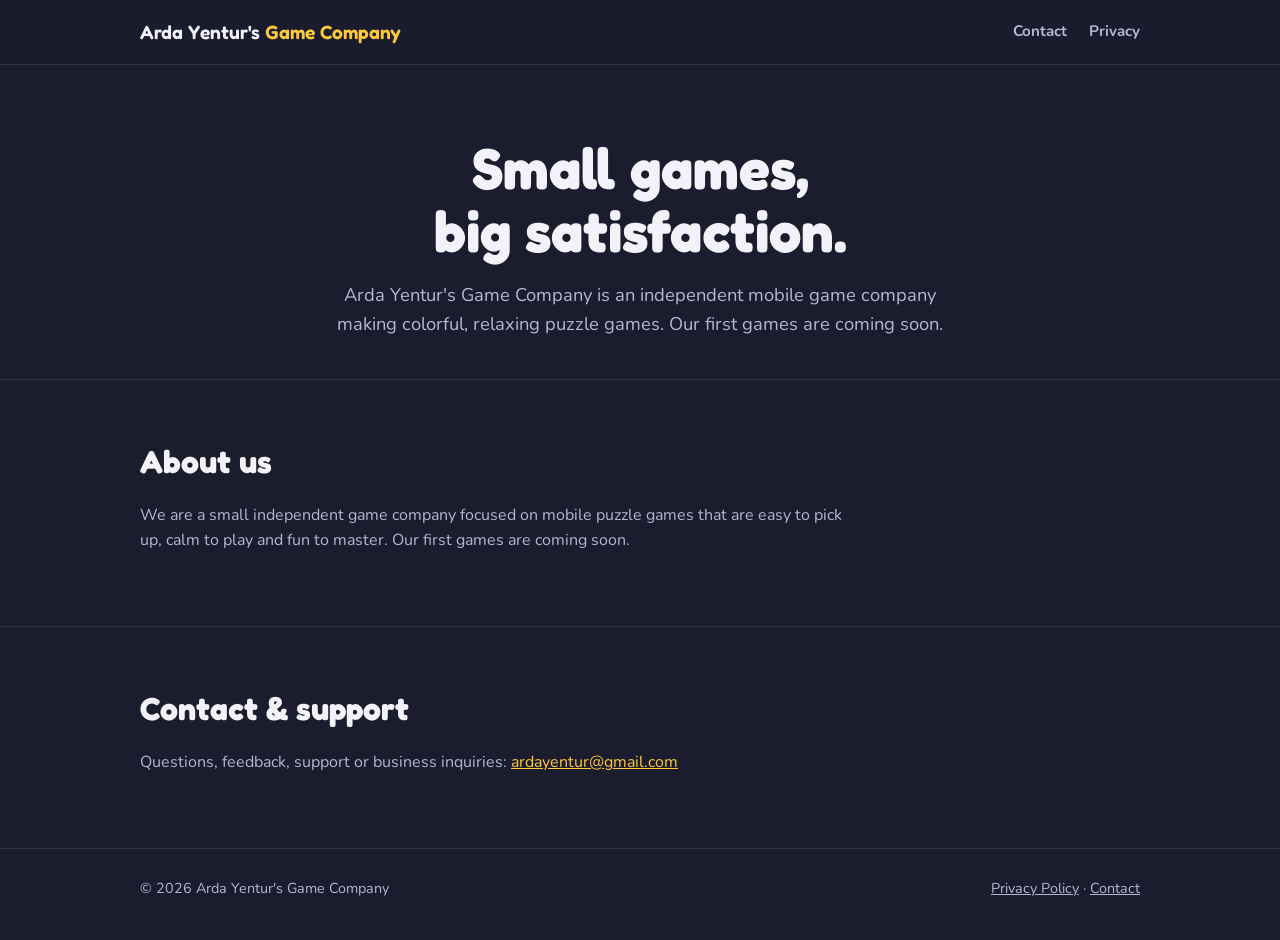
<file: index.html>
<!doctype html>
<html lang="en">
<head>
  <meta charset="utf-8">
  <meta name="viewport" content="width=device-width, initial-scale=1">
  <title>Arda Yentur's Game Company</title>
  <meta name="description" content="Arda Yentur's Game Company is an independent mobile game company. Relaxing mobile puzzle games, coming soon.">
  <link rel="preconnect" href="https://fonts.googleapis.com">
  <link rel="preconnect" href="https://fonts.gstatic.com" crossorigin>
  <link href="https://fonts.googleapis.com/css2?family=Fredoka:wght@500;600&family=Nunito:wght@400;700;800&display=swap" rel="stylesheet">
  <link rel="stylesheet" href="style.css">
</head>
<body>
  <header class="top">
    <div class="wrap">
      <a class="brand" href="./">Arda Yentur's <span>Game Company</span></a>
      <nav>
                <a href="#contact">Contact</a>
        <a href="privacy.html">Privacy</a>
      </nav>
    </div>
  </header>

  <main>
    <div class="hero wrap">
      <h1>Small games,<br>big satisfaction.</h1>
      <p>Arda Yentur's Game Company is an independent mobile game company making colorful, relaxing puzzle games. Our first games are coming soon.</p>
    </div>

    <section class="about">
      <div class="wrap">
        <h2>About us</h2>
        <p>We are a small independent game company focused on mobile puzzle games that are easy to pick up, calm to play and fun to master. Our first games are coming soon.</p>
      </div>
    </section>

    <section class="contact" id="contact">
      <div class="wrap">
        <h2>Contact &amp; support</h2>
        <p>Questions, feedback, support or business inquiries: <a href="mailto:ardayentur@gmail.com">ardayentur@gmail.com</a></p>
      </div>
    </section>
  </main>

  <footer>
    <div class="wrap">
      <span>© 2026 Arda Yentur's Game Company</span>
      <span><a href="privacy.html">Privacy Policy</a> · <a href="mailto:ardayentur@gmail.com">Contact</a></span>
    </div>
  </footer>
</body>
</html>
</file>
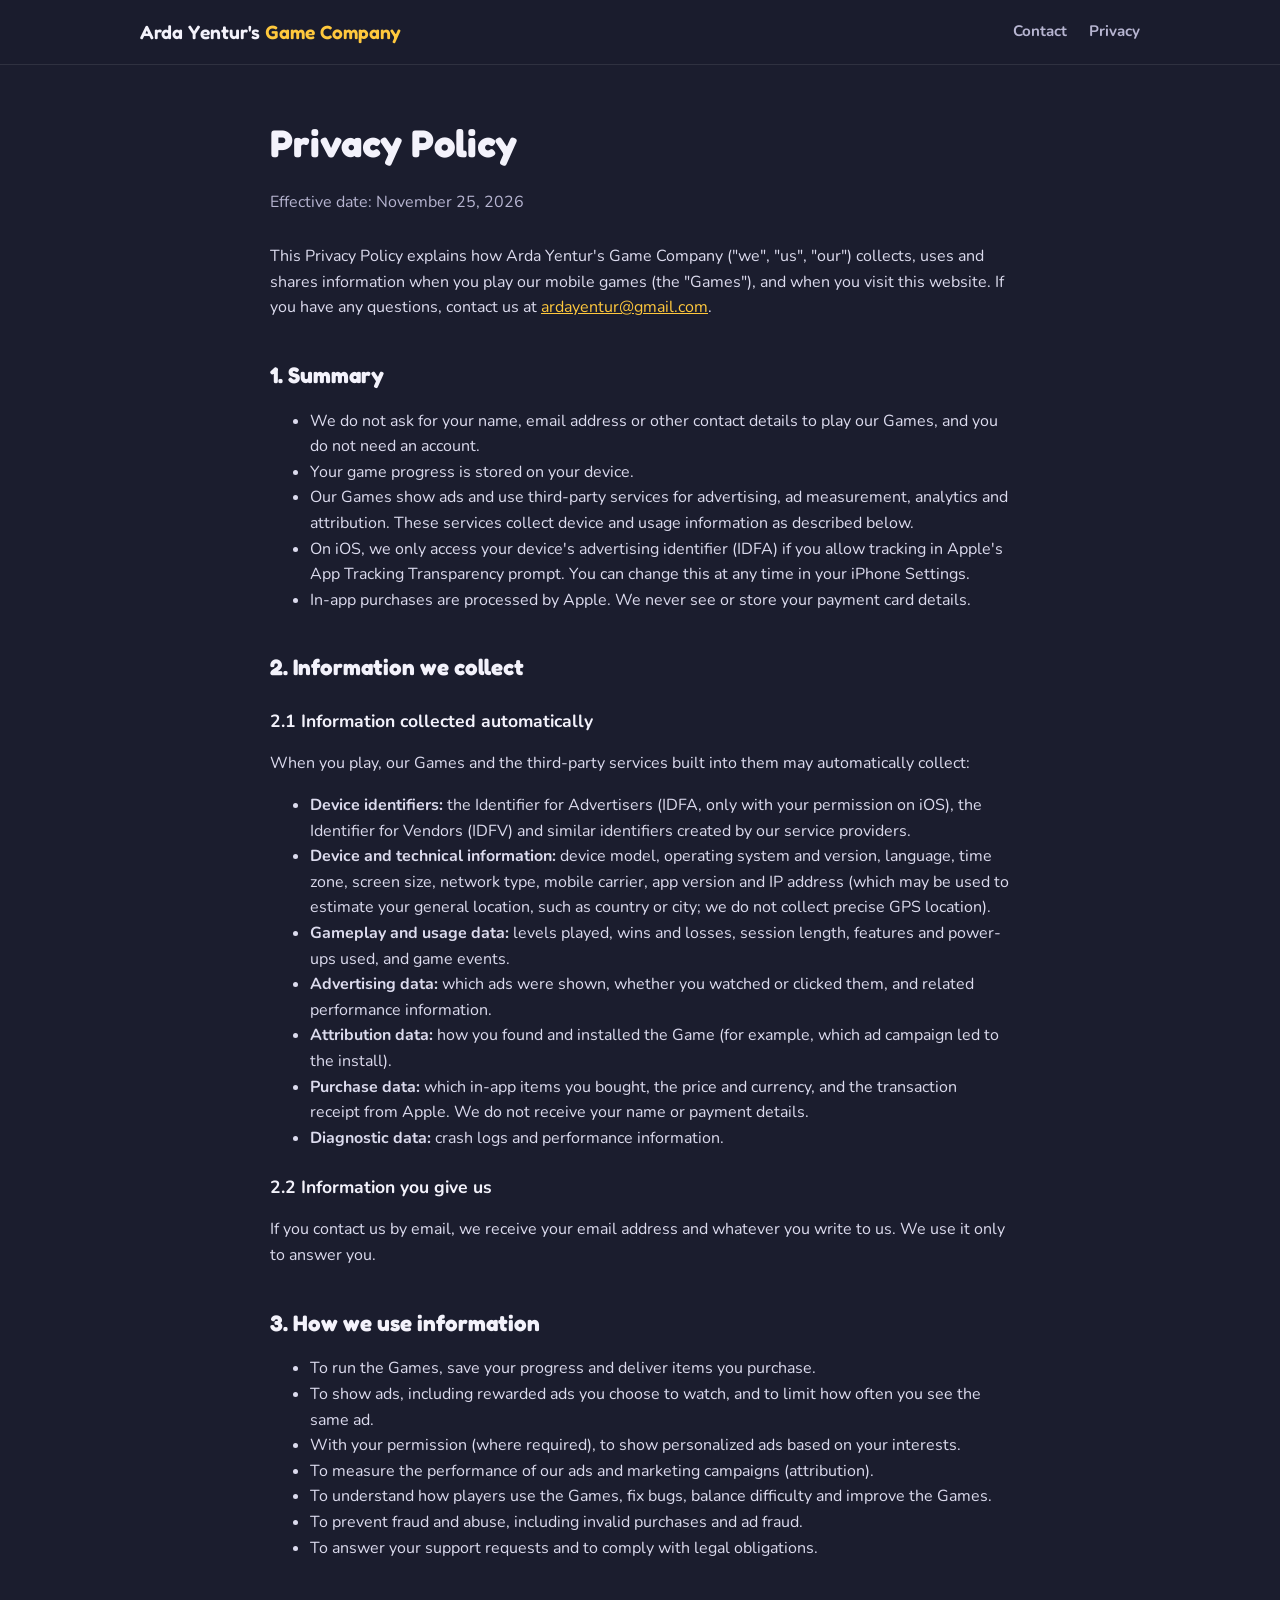
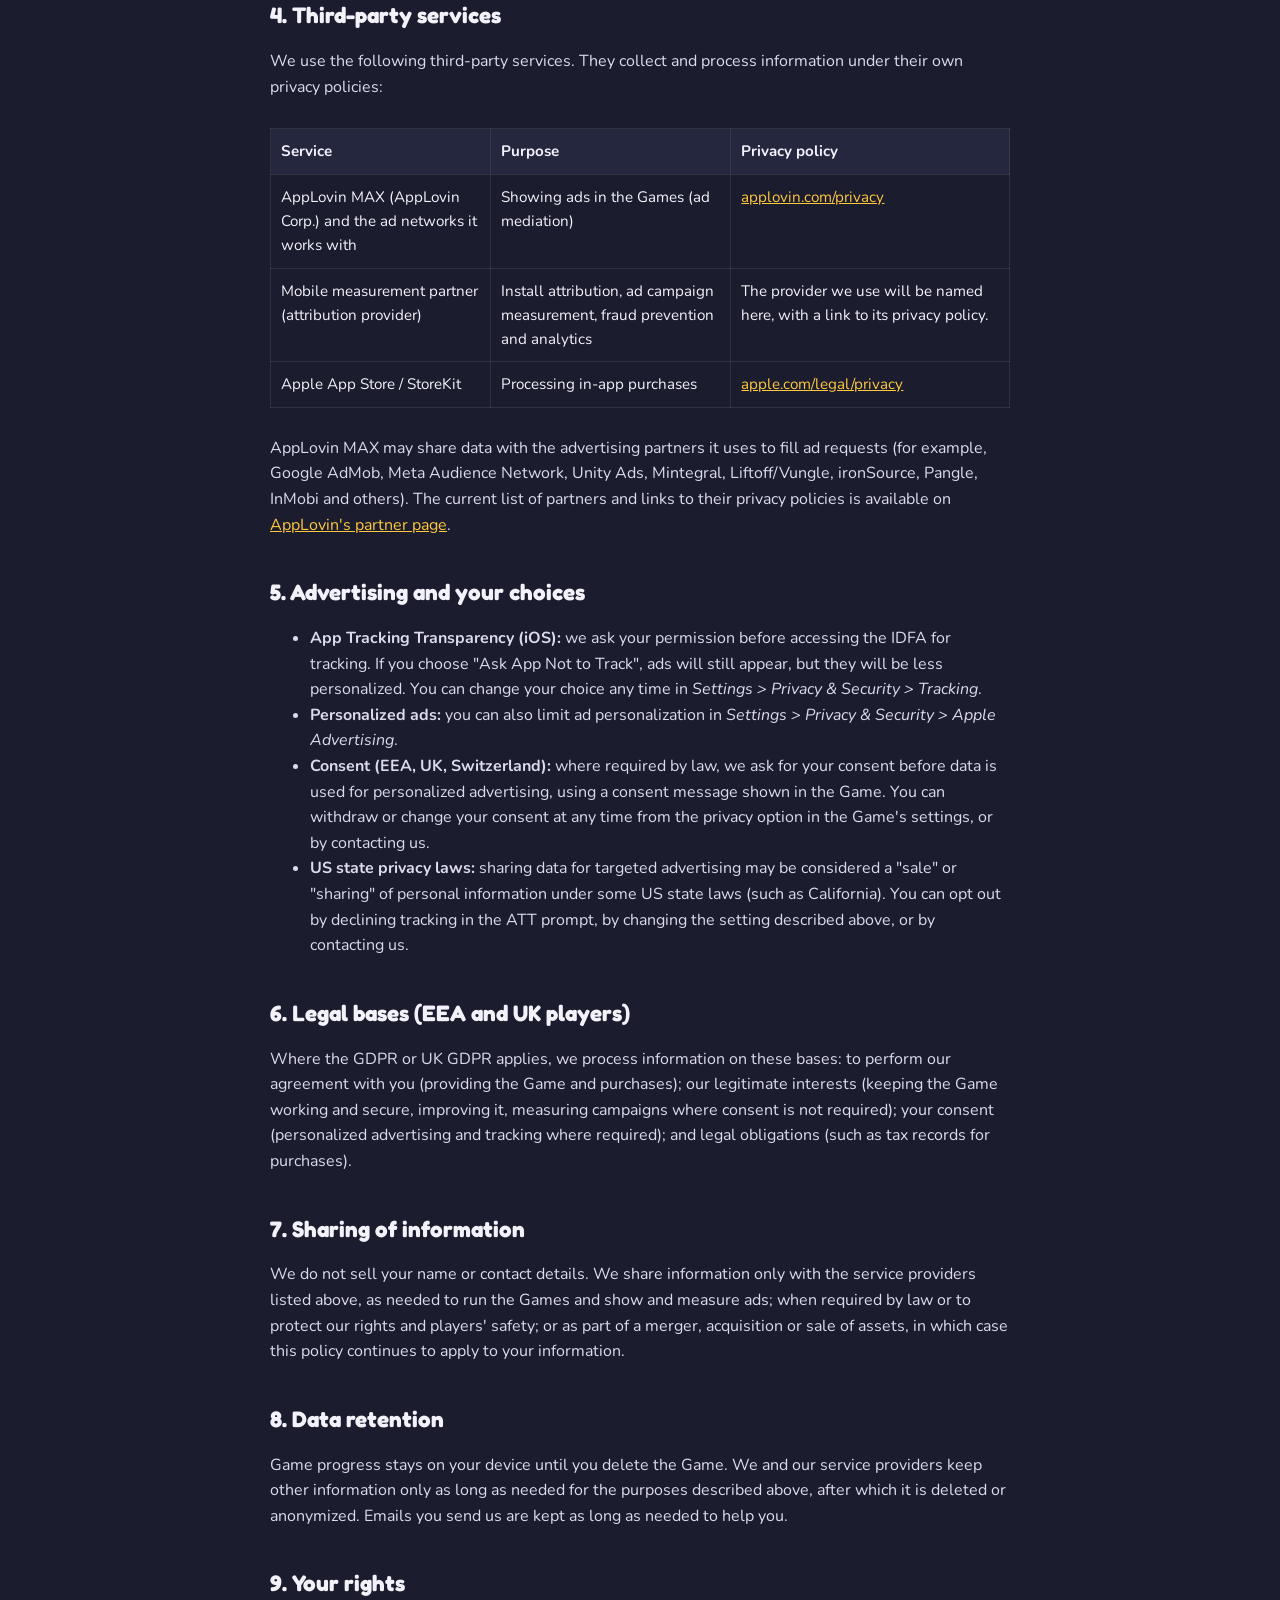
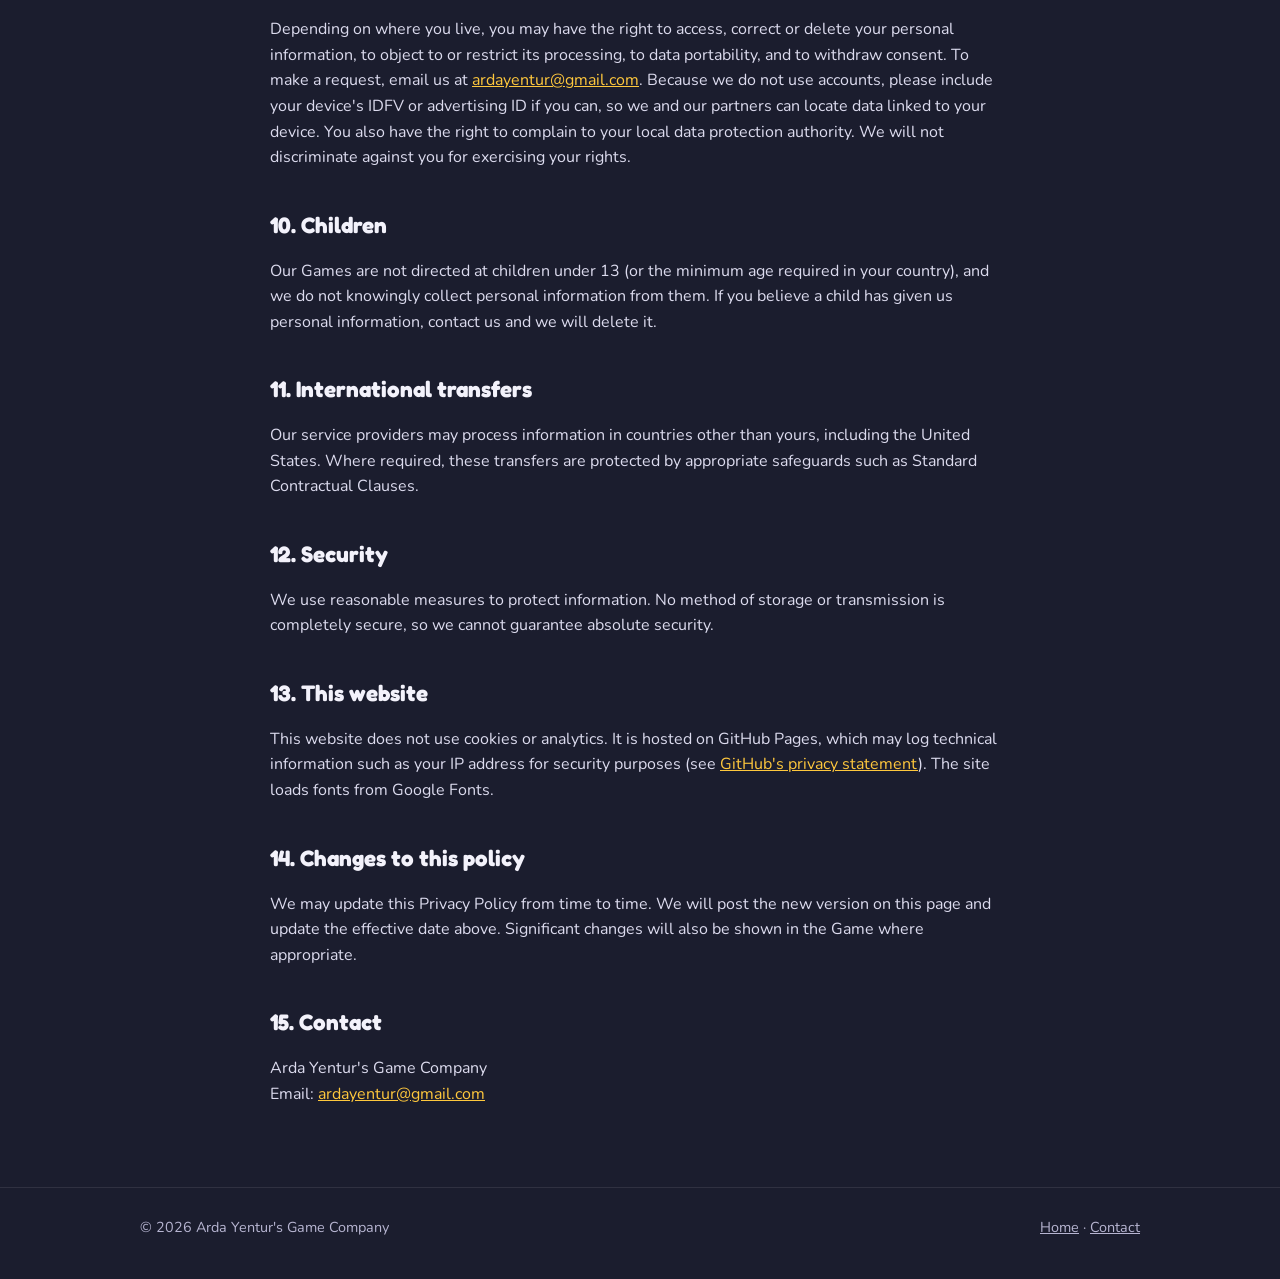
<file: privacy.html>
<!doctype html>
<html lang="en">
<head>
  <meta charset="utf-8">
  <meta name="viewport" content="width=device-width, initial-scale=1">
  <title>Privacy Policy · Arda Yentur's Game Company</title>
  <meta name="description" content="Privacy Policy for Arda Yentur's Game Company and its games.">
  <link rel="preconnect" href="https://fonts.googleapis.com">
  <link rel="preconnect" href="https://fonts.gstatic.com" crossorigin>
  <link href="https://fonts.googleapis.com/css2?family=Fredoka:wght@500;600&family=Nunito:wght@400;700;800&display=swap" rel="stylesheet">
  <link rel="stylesheet" href="style.css">
</head>
<body>
  <header class="top">
    <div class="wrap">
      <a class="brand" href="./">Arda Yentur's <span>Game Company</span></a>
      <nav>
                <a href="./#contact">Contact</a>
        <a href="privacy.html">Privacy</a>
      </nav>
    </div>
  </header>

  <main class="legal">
    <div class="wrap">
      <h1>Privacy Policy</h1>
      <p class="meta">Effective date: November 25, 2026</p>

      <p>This Privacy Policy explains how Arda Yentur's Game Company ("we", "us", "our") collects, uses and shares information when you play our mobile games (the "Games"), and when you visit this website. If you have any questions, contact us at <a href="mailto:ardayentur@gmail.com">ardayentur@gmail.com</a>.</p>

      <h2>1. Summary</h2>
      <ul>
        <li>We do not ask for your name, email address or other contact details to play our Games, and you do not need an account.</li>
        <li>Your game progress is stored on your device.</li>
        <li>Our Games show ads and use third-party services for advertising, ad measurement, analytics and attribution. These services collect device and usage information as described below.</li>
        <li>On iOS, we only access your device's advertising identifier (IDFA) if you allow tracking in Apple's App Tracking Transparency prompt. You can change this at any time in your iPhone Settings.</li>
        <li>In-app purchases are processed by Apple. We never see or store your payment card details.</li>
      </ul>

      <h2>2. Information we collect</h2>
      <h3>2.1 Information collected automatically</h3>
      <p>When you play, our Games and the third-party services built into them may automatically collect:</p>
      <ul>
        <li><strong>Device identifiers:</strong> the Identifier for Advertisers (IDFA, only with your permission on iOS), the Identifier for Vendors (IDFV) and similar identifiers created by our service providers.</li>
        <li><strong>Device and technical information:</strong> device model, operating system and version, language, time zone, screen size, network type, mobile carrier, app version and IP address (which may be used to estimate your general location, such as country or city; we do not collect precise GPS location).</li>
        <li><strong>Gameplay and usage data:</strong> levels played, wins and losses, session length, features and power-ups used, and game events.</li>
        <li><strong>Advertising data:</strong> which ads were shown, whether you watched or clicked them, and related performance information.</li>
        <li><strong>Attribution data:</strong> how you found and installed the Game (for example, which ad campaign led to the install).</li>
        <li><strong>Purchase data:</strong> which in-app items you bought, the price and currency, and the transaction receipt from Apple. We do not receive your name or payment details.</li>
        <li><strong>Diagnostic data:</strong> crash logs and performance information.</li>
      </ul>
      <h3>2.2 Information you give us</h3>
      <p>If you contact us by email, we receive your email address and whatever you write to us. We use it only to answer you.</p>

      <h2>3. How we use information</h2>
      <ul>
        <li>To run the Games, save your progress and deliver items you purchase.</li>
        <li>To show ads, including rewarded ads you choose to watch, and to limit how often you see the same ad.</li>
        <li>With your permission (where required), to show personalized ads based on your interests.</li>
        <li>To measure the performance of our ads and marketing campaigns (attribution).</li>
        <li>To understand how players use the Games, fix bugs, balance difficulty and improve the Games.</li>
        <li>To prevent fraud and abuse, including invalid purchases and ad fraud.</li>
        <li>To answer your support requests and to comply with legal obligations.</li>
      </ul>

      <h2>4. Third-party services</h2>
      <p>We use the following third-party services. They collect and process information under their own privacy policies:</p>
      <div class="table-scroll">
      <table>
        <tr><th>Service</th><th>Purpose</th><th>Privacy policy</th></tr>
        <tr><td>AppLovin MAX (AppLovin Corp.) and the ad networks it works with</td><td>Showing ads in the Games (ad mediation)</td><td><a href="https://www.applovin.com/privacy/">applovin.com/privacy</a></td></tr>
        <tr><td>Mobile measurement partner (attribution provider)</td><td>Install attribution, ad campaign measurement, fraud prevention and analytics</td><td>The provider we use will be named here, with a link to its privacy policy.</td></tr>
        <tr><td>Apple App Store / StoreKit</td><td>Processing in-app purchases</td><td><a href="https://www.apple.com/legal/privacy/">apple.com/legal/privacy</a></td></tr>
      </table>
      </div>
      <p>AppLovin MAX may share data with the advertising partners it uses to fill ad requests (for example, Google AdMob, Meta Audience Network, Unity Ads, Mintegral, Liftoff/Vungle, ironSource, Pangle, InMobi and others). The current list of partners and links to their privacy policies is available on <a href="https://www.applovin.com/partners/">AppLovin's partner page</a>.</p>

      <h2>5. Advertising and your choices</h2>
      <ul>
        <li><strong>App Tracking Transparency (iOS):</strong> we ask your permission before accessing the IDFA for tracking. If you choose "Ask App Not to Track", ads will still appear, but they will be less personalized. You can change your choice any time in <em>Settings &gt; Privacy &amp; Security &gt; Tracking</em>.</li>
        <li><strong>Personalized ads:</strong> you can also limit ad personalization in <em>Settings &gt; Privacy &amp; Security &gt; Apple Advertising</em>.</li>
        <li><strong>Consent (EEA, UK, Switzerland):</strong> where required by law, we ask for your consent before data is used for personalized advertising, using a consent message shown in the Game. You can withdraw or change your consent at any time from the privacy option in the Game's settings, or by contacting us.</li>
        <li><strong>US state privacy laws:</strong> sharing data for targeted advertising may be considered a "sale" or "sharing" of personal information under some US state laws (such as California). You can opt out by declining tracking in the ATT prompt, by changing the setting described above, or by contacting us.</li>
      </ul>

      <h2>6. Legal bases (EEA and UK players)</h2>
      <p>Where the GDPR or UK GDPR applies, we process information on these bases: to perform our agreement with you (providing the Game and purchases); our legitimate interests (keeping the Game working and secure, improving it, measuring campaigns where consent is not required); your consent (personalized advertising and tracking where required); and legal obligations (such as tax records for purchases).</p>

      <h2>7. Sharing of information</h2>
      <p>We do not sell your name or contact details. We share information only with the service providers listed above, as needed to run the Games and show and measure ads; when required by law or to protect our rights and players' safety; or as part of a merger, acquisition or sale of assets, in which case this policy continues to apply to your information.</p>

      <h2>8. Data retention</h2>
      <p>Game progress stays on your device until you delete the Game. We and our service providers keep other information only as long as needed for the purposes described above, after which it is deleted or anonymized. Emails you send us are kept as long as needed to help you.</p>

      <h2>9. Your rights</h2>
      <p>Depending on where you live, you may have the right to access, correct or delete your personal information, to object to or restrict its processing, to data portability, and to withdraw consent. To make a request, email us at <a href="mailto:ardayentur@gmail.com">ardayentur@gmail.com</a>. Because we do not use accounts, please include your device's IDFV or advertising ID if you can, so we and our partners can locate data linked to your device. You also have the right to complain to your local data protection authority. We will not discriminate against you for exercising your rights.</p>

      <h2>10. Children</h2>
      <p>Our Games are not directed at children under 13 (or the minimum age required in your country), and we do not knowingly collect personal information from them. If you believe a child has given us personal information, contact us and we will delete it.</p>

      <h2>11. International transfers</h2>
      <p>Our service providers may process information in countries other than yours, including the United States. Where required, these transfers are protected by appropriate safeguards such as Standard Contractual Clauses.</p>

      <h2>12. Security</h2>
      <p>We use reasonable measures to protect information. No method of storage or transmission is completely secure, so we cannot guarantee absolute security.</p>

      <h2>13. This website</h2>
      <p>This website does not use cookies or analytics. It is hosted on GitHub Pages, which may log technical information such as your IP address for security purposes (see <a href="https://docs.github.com/en/site-policy/privacy-policies/github-general-privacy-statement">GitHub's privacy statement</a>). The site loads fonts from Google Fonts.</p>

      <h2>14. Changes to this policy</h2>
      <p>We may update this Privacy Policy from time to time. We will post the new version on this page and update the effective date above. Significant changes will also be shown in the Game where appropriate.</p>

      <h2>15. Contact</h2>
      <p>Arda Yentur's Game Company<br>Email: <a href="mailto:ardayentur@gmail.com">ardayentur@gmail.com</a></p>
    </div>
  </main>

  <footer>
    <div class="wrap">
      <span>© 2026 Arda Yentur's Game Company</span>
      <span><a href="./">Home</a> · <a href="mailto:ardayentur@gmail.com">Contact</a></span>
    </div>
  </footer>
</body>
</html>
</file>
<file: style.css>
:root {
  --bg: #1b1d2e;
  --bg-2: #24273d;
  --card: #2c3050;
  --text: #f3f2fb;
  --muted: #b7b5d1;
  --purple: #6a4cf0;
  --purple-2: #8b6dff;
  --gold: #ffc83d;
  --line: rgba(255, 255, 255, 0.09);
}
* { box-sizing: border-box; }
html { -webkit-text-size-adjust: 100%; }
body {
  margin: 0;
  background: var(--bg);
  color: var(--text);
  font-family: "Nunito", system-ui, -apple-system, "Segoe UI", Roboto, sans-serif;
  line-height: 1.6;
}
a { color: var(--gold); }
img { max-width: 100%; height: auto; display: block; }
.wrap { max-width: 1040px; margin: 0 auto; padding: 0 20px; }

header.top {
  border-bottom: 1px solid var(--line);
  background: rgba(27, 29, 46, 0.9);
  position: sticky; top: 0; z-index: 5;
  backdrop-filter: blur(8px);
}
header.top .wrap { display: flex; align-items: center; justify-content: space-between; height: 64px; gap: 12px; }
.brand { font-family: "Fredoka", "Nunito", sans-serif; font-weight: 600; font-size: 1.2rem; color: var(--text); text-decoration: none; }
.brand span { color: var(--gold); }
nav a { color: var(--muted); text-decoration: none; margin-left: 18px; font-weight: 700; font-size: 0.95rem; }
nav a:hover { color: var(--text); }

.hero { padding: 72px 0 40px; text-align: center; }
.hero h1 { font-family: "Fredoka", sans-serif; font-size: clamp(2.2rem, 6vw, 3.6rem); line-height: 1.1; margin: 0 0 16px; }
.hero p { color: var(--muted); font-size: 1.15rem; max-width: 620px; margin: 0 auto; }

section { padding: 56px 0; border-top: 1px solid var(--line); }
h2 { font-family: "Fredoka", sans-serif; font-size: 2rem; margin: 0 0 12px; }


.about p, .contact p { color: var(--muted); max-width: 720px; }

footer { border-top: 1px solid var(--line); padding: 28px 0 40px; color: var(--muted); font-size: 0.9rem; }
footer .wrap { display: flex; justify-content: space-between; flex-wrap: wrap; gap: 12px; }
footer a { color: var(--muted); }

/* Legal pages */
.legal { padding: 48px 0 64px; }
.legal .wrap { max-width: 780px; }
.legal h1 { font-family: "Fredoka", sans-serif; font-size: 2.4rem; margin: 0 0 4px; }
.legal h2 { font-size: 1.4rem; margin: 36px 0 8px; }
.legal h3 { font-size: 1.1rem; margin: 22px 0 6px; }
.legal p, .legal li { color: #dcdbee; }
.legal .meta { color: var(--muted); margin-bottom: 28px; }
.legal table { width: 100%; border-collapse: collapse; margin: 12px 0; font-size: 0.95rem; }
.legal th, .legal td { text-align: left; vertical-align: top; padding: 10px; border: 1px solid var(--line); }
.legal th { background: var(--bg-2); }
.table-scroll { overflow-x: auto; }

@media (max-width: 760px) {
  nav a { margin-left: 12px; }
  .hero { padding-top: 48px; }
}
</file>
